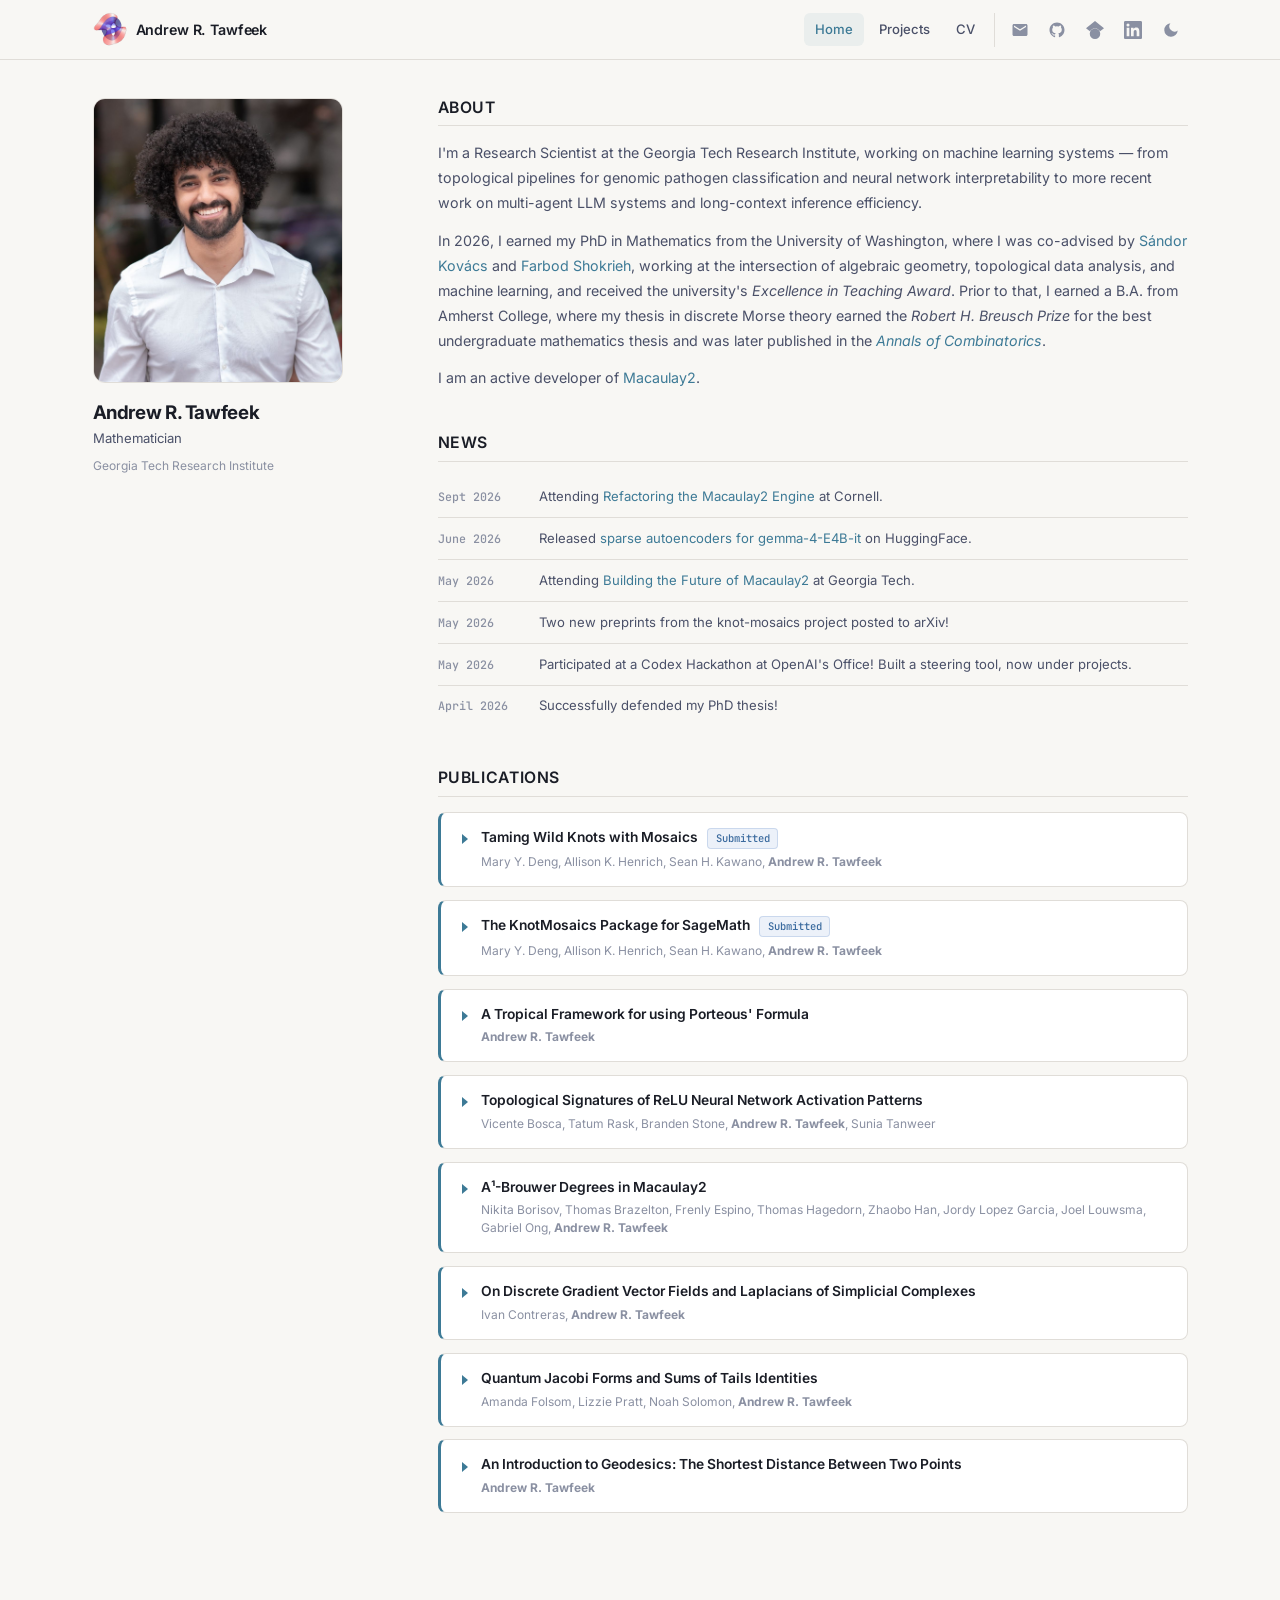
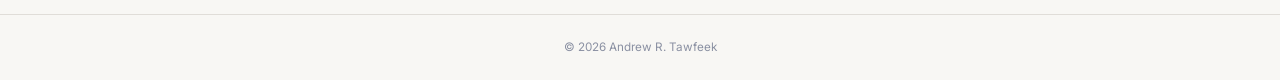
<file: index.html>
<!DOCTYPE html>
<html lang="en" data-theme="light">
<head>
  <meta charset="UTF-8" />
  <meta name="viewport" content="width=device-width, initial-scale=1.0" />
  <meta name="description" content="Andrew R. Tawfeek — Research Scientist at the Georgia Tech Research Institute and Mathematics PhD (University of Washington). Research in topological data analysis, algebraic geometry, and machine learning." />
  <meta name="author" content="Andrew R. Tawfeek" />
  <title>Andrew R. Tawfeek</title>

  <!-- Preconnect for Google Fonts performance -->
  <link rel="preconnect" href="https://fonts.googleapis.com" />
  <link rel="preconnect" href="https://fonts.gstatic.com" crossorigin />

  <link rel="stylesheet" href="assets/css/style.css" />

  <!-- Apply theme immediately to prevent flash of wrong theme -->
  <script>
    (function() {
      var saved = localStorage.getItem('site-theme');
      var theme = saved || 'light';
      document.documentElement.setAttribute('data-theme', theme);
    })();
  </script>
</head>
<body>

  <!-- ======================================================================
       Navigation Bar
       ====================================================================== -->
  <header role="banner">
    <nav class="site-nav" aria-label="Primary navigation">
      <div class="nav-inner">

        <!-- Site wordmark -->
        <a class="nav-brand" href="index.html">
          <img src="assets/img/clebsch.gif" alt="" class="nav-logo" aria-hidden="true" />
          Andrew R. Tawfeek
        </a>

        <div class="nav-spacer"></div>

        <!-- Desktop page links -->
        <ul class="nav-links" role="list">
          <li><a href="index.html">Home</a></li>
          <li><a href="projects.html">Projects</a></li>
          <li><a href="tutorials.html">Tutorials</a></li>
          <li><a href="cv.html">CV</a></li>
        </ul>

        <!-- Desktop social icons -->
        <div class="nav-social" aria-label="Social links">

          <!-- Email -->
          <a href="mailto:tawfeekandrew@gmail.com" aria-label="Email Andrew" title="Email">
            <svg viewBox="0 0 24 24" aria-hidden="true">
              <path d="M20 4H4c-1.1 0-2 .9-2 2v12c0 1.1.9 2 2 2h16c1.1 0 2-.9 2-2V6c0-1.1-.9-2-2-2zm0 4l-8 5-8-5V6l8 5 8-5v2z"/>
            </svg>
          </a>

          <!-- GitHub -->
          <a href="https://github.com/andrew-tawfeek" target="_blank" rel="noopener noreferrer" aria-label="GitHub profile" title="GitHub">
            <svg viewBox="0 0 24 24" aria-hidden="true">
              <path d="M12 2C6.477 2 2 6.484 2 12.021c0 4.425 2.865 8.18 6.839 9.504.5.092.682-.217.682-.482 0-.237-.008-.868-.013-1.703-2.782.605-3.369-1.343-3.369-1.343-.454-1.158-1.11-1.466-1.11-1.466-.908-.62.069-.608.069-.608 1.003.07 1.531 1.032 1.531 1.032.892 1.53 2.341 1.088 2.91.832.092-.647.35-1.088.636-1.338-2.22-.253-4.555-1.113-4.555-4.951 0-1.093.39-1.988 1.029-2.688-.103-.253-.446-1.272.098-2.65 0 0 .84-.27 2.75 1.026A9.564 9.564 0 0 1 12 6.844a9.59 9.59 0 0 1 2.504.337c1.909-1.296 2.747-1.027 2.747-1.027.546 1.379.202 2.398.1 2.651.64.7 1.028 1.595 1.028 2.688 0 3.848-2.339 4.695-4.566 4.943.359.309.678.92.678 1.855 0 1.338-.012 2.419-.012 2.747 0 .268.18.58.688.482A10.02 10.02 0 0 0 22 12.021C22 6.484 17.522 2 12 2z"/>
            </svg>
          </a>

          <!-- Google Scholar -->
          <a href="https://scholar.google.com/citations?user=Za4CG6sAAAAJ&hl=en&oi=sra" target="_blank" rel="noopener noreferrer" aria-label="Google Scholar profile" title="Google Scholar">
            <svg viewBox="0 0 24 24" aria-hidden="true">
              <path d="M5.242 13.769L0 9.5 12 0l12 9.5-5.242 4.269C17.548 11.249 14.978 9.5 12 9.5c-2.977 0-5.548 1.748-6.758 4.269zM12 10a7 7 0 1 0 0 14 7 7 0 0 0 0-14z"/>
            </svg>
          </a>

          <!-- LinkedIn -->
          <a href="https://www.linkedin.com/in/andrew-tawfeek" target="_blank" rel="noopener noreferrer" aria-label="LinkedIn profile" title="LinkedIn">
            <svg viewBox="0 0 24 24" aria-hidden="true">
              <path d="M20.447 20.452h-3.554v-5.569c0-1.328-.027-3.037-1.852-3.037-1.853 0-2.136 1.445-2.136 2.939v5.667H9.351V9h3.414v1.561h.046c.477-.9 1.637-1.85 3.37-1.85 3.601 0 4.267 2.37 4.267 5.455v6.286zM5.337 7.433a2.062 2.062 0 0 1-2.063-2.065 2.064 2.064 0 1 1 2.063 2.065zm1.782 13.019H3.555V9h3.564v11.452zM22.225 0H1.771C.792 0 0 .774 0 1.729v20.542C0 23.227.792 24 1.771 24h20.451C23.2 24 24 23.227 24 22.271V1.729C24 .774 23.2 0 22.222 0h.003z"/>
            </svg>
          </a>

        </div>

        <!-- Dark/light theme toggle -->
        <button class="theme-toggle" aria-label="Switch to light mode" title="Toggle theme">
          <!-- Sun icon — visible in dark mode -->
          <svg class="icon-sun" viewBox="0 0 24 24" aria-hidden="true">
            <circle cx="12" cy="12" r="5"/><line x1="12" y1="1" x2="12" y2="3"/><line x1="12" y1="21" x2="12" y2="23"/><line x1="4.22" y1="4.22" x2="5.64" y2="5.64"/><line x1="18.36" y1="18.36" x2="19.78" y2="19.78"/><line x1="1" y1="12" x2="3" y2="12"/><line x1="21" y1="12" x2="23" y2="12"/><line x1="4.22" y1="19.78" x2="5.64" y2="18.36"/><line x1="18.36" y1="5.64" x2="19.78" y2="4.22"/>
          </svg>
          <!-- Moon icon — visible in light mode -->
          <svg class="icon-moon" viewBox="0 0 24 24" aria-hidden="true">
            <path d="M21 12.79A9 9 0 1 1 11.21 3a7 7 0 0 0 9.79 9.79z"/>
          </svg>
        </button>

        <!-- Hamburger button — mobile only -->
        <button class="nav-hamburger" aria-label="Open menu" aria-expanded="false" aria-controls="mobile-drawer">
          <svg viewBox="0 0 24 24" aria-hidden="true">
            <line x1="3" y1="6" x2="21" y2="6"/>
            <line x1="3" y1="12" x2="21" y2="12"/>
            <line x1="3" y1="18" x2="21" y2="18"/>
          </svg>
        </button>

      </div>
    </nav>

    <!-- Mobile nav drawer -->
    <nav id="mobile-drawer" class="nav-mobile-drawer" aria-label="Mobile navigation">
      <a href="index.html">Home</a>
      <a href="projects.html">Projects</a>
      <a href="tutorials.html">Tutorials</a>
      <a href="cv.html">CV</a>
    </nav>
  </header>

  <!-- ======================================================================
       Page Body
       ====================================================================== -->
  <div class="page-wrapper">
    <main class="page-content" id="main-content">
      <div class="home-layout">

        <!-- ==================================================================
             SIDEBAR
             ================================================================== -->
        <aside class="sidebar" aria-label="Profile information">

          <div class="sidebar-photo">
            <img src="assets/img/profile.jpg" alt="Andrew R. Tawfeek" />
          </div>

          <p class="sidebar-name">Andrew R. Tawfeek</p>
          <p class="sidebar-title">Mathematician</p>
          <p class="sidebar-affiliation">
            Georgia Tech Research Institute
          </p>

          <!-- Sidebar social links — shown on mobile only (top-bar icons hide at ≤640px) -->
          <nav class="sidebar-social" aria-label="Contact and profile links">

            <a href="mailto:tawfeekandrew@gmail.com" aria-label="Send email to tawfeekandrew@gmail.com">
              <svg viewBox="0 0 24 24" aria-hidden="true">
                <path d="M20 4H4c-1.1 0-2 .9-2 2v12c0 1.1.9 2 2 2h16c1.1 0 2-.9 2-2V6c0-1.1-.9-2-2-2zm0 4l-8 5-8-5V6l8 5 8-5v2z"/>
              </svg>
              Email
            </a>

            <a href="https://github.com/andrew-tawfeek" target="_blank" rel="noopener noreferrer" aria-label="View GitHub profile">
              <svg viewBox="0 0 24 24" aria-hidden="true">
                <path d="M12 2C6.477 2 2 6.484 2 12.021c0 4.425 2.865 8.18 6.839 9.504.5.092.682-.217.682-.482 0-.237-.008-.868-.013-1.703-2.782.605-3.369-1.343-3.369-1.343-.454-1.158-1.11-1.466-1.11-1.466-.908-.62.069-.608.069-.608 1.003.07 1.531 1.032 1.531 1.032.892 1.53 2.341 1.088 2.91.832.092-.647.35-1.088.636-1.338-2.22-.253-4.555-1.113-4.555-4.951 0-1.093.39-1.988 1.029-2.688-.103-.253-.446-1.272.098-2.65 0 0 .84-.27 2.75 1.026A9.564 9.564 0 0 1 12 6.844a9.59 9.59 0 0 1 2.504.337c1.909-1.296 2.747-1.027 2.747-1.027.546 1.379.202 2.398.1 2.651.64.7 1.028 1.595 1.028 2.688 0 3.848-2.339 4.695-4.566 4.943.359.309.678.92.678 1.855 0 1.338-.012 2.419-.012 2.747 0 .268.18.58.688.482A10.02 10.02 0 0 0 22 12.021C22 6.484 17.522 2 12 2z"/>
              </svg>
              GitHub
            </a>

            <a href="https://scholar.google.com/citations?user=Za4CG6sAAAAJ&hl=en&oi=sra" target="_blank" rel="noopener noreferrer" aria-label="View Google Scholar profile">
              <svg viewBox="0 0 24 24" aria-hidden="true">
                <path d="M5.242 13.769L0 9.5 12 0l12 9.5-5.242 4.269C17.548 11.249 14.978 9.5 12 9.5c-2.977 0-5.548 1.748-6.758 4.269zM12 10a7 7 0 1 0 0 14 7 7 0 0 0 0-14z"/>
              </svg>
              Scholar
            </a>

            <a href="https://www.linkedin.com/in/andrew-tawfeek" target="_blank" rel="noopener noreferrer" aria-label="View LinkedIn profile">
              <svg viewBox="0 0 24 24" aria-hidden="true">
                <path d="M20.447 20.452h-3.554v-5.569c0-1.328-.027-3.037-1.852-3.037-1.853 0-2.136 1.445-2.136 2.939v5.667H9.351V9h3.414v1.561h.046c.477-.9 1.637-1.85 3.37-1.85 3.601 0 4.267 2.37 4.267 5.455v6.286zM5.337 7.433a2.062 2.062 0 0 1-2.063-2.065 2.064 2.064 0 1 1 2.063 2.065zm1.782 13.019H3.555V9h3.564v11.452zM22.225 0H1.771C.792 0 0 .774 0 1.729v20.542C0 23.227.792 24 1.771 24h20.451C23.2 24 24 23.227 24 22.271V1.729C24 .774 23.2 0 22.222 0h.003z"/>
              </svg>
              LinkedIn
            </a>

          </nav>

        </aside>

        <!-- ==================================================================
             MAIN CONTENT
             ================================================================== -->
        <div class="main-content">

          <!-- Bio -->
          <section class="content-section" aria-labelledby="bio-heading">
            <h2 class="section-title" id="bio-heading">About</h2>
            <div class="bio-text" id="about-container">
            </div>
          </section>

          <!-- News -->
          <section class="content-section" aria-labelledby="news-heading">
            <h2 class="section-title" id="news-heading">News</h2>
            <div class="news-list" id="news-container" role="list">
            </div>
          </section>

          <!-- Publications -->
          <section class="content-section" aria-labelledby="pubs-heading">
            <h2 class="section-title" id="pubs-heading">Publications</h2>
            <div class="pub-list" id="pub-container" role="list">
            </div>
          </section>

        </div><!-- /.main-content -->
      </div><!-- /.home-layout -->
    </main>

    <footer class="site-footer">
      <div class="footer-inner">
        &copy; 2026 Andrew R. Tawfeek
      </div>
    </footer>
  </div><!-- /.page-wrapper -->

  <script src="assets/js/main.js" defer></script>
  <script src="assets/js/content-loader.js" defer></script>
</body>
</html>
</file>
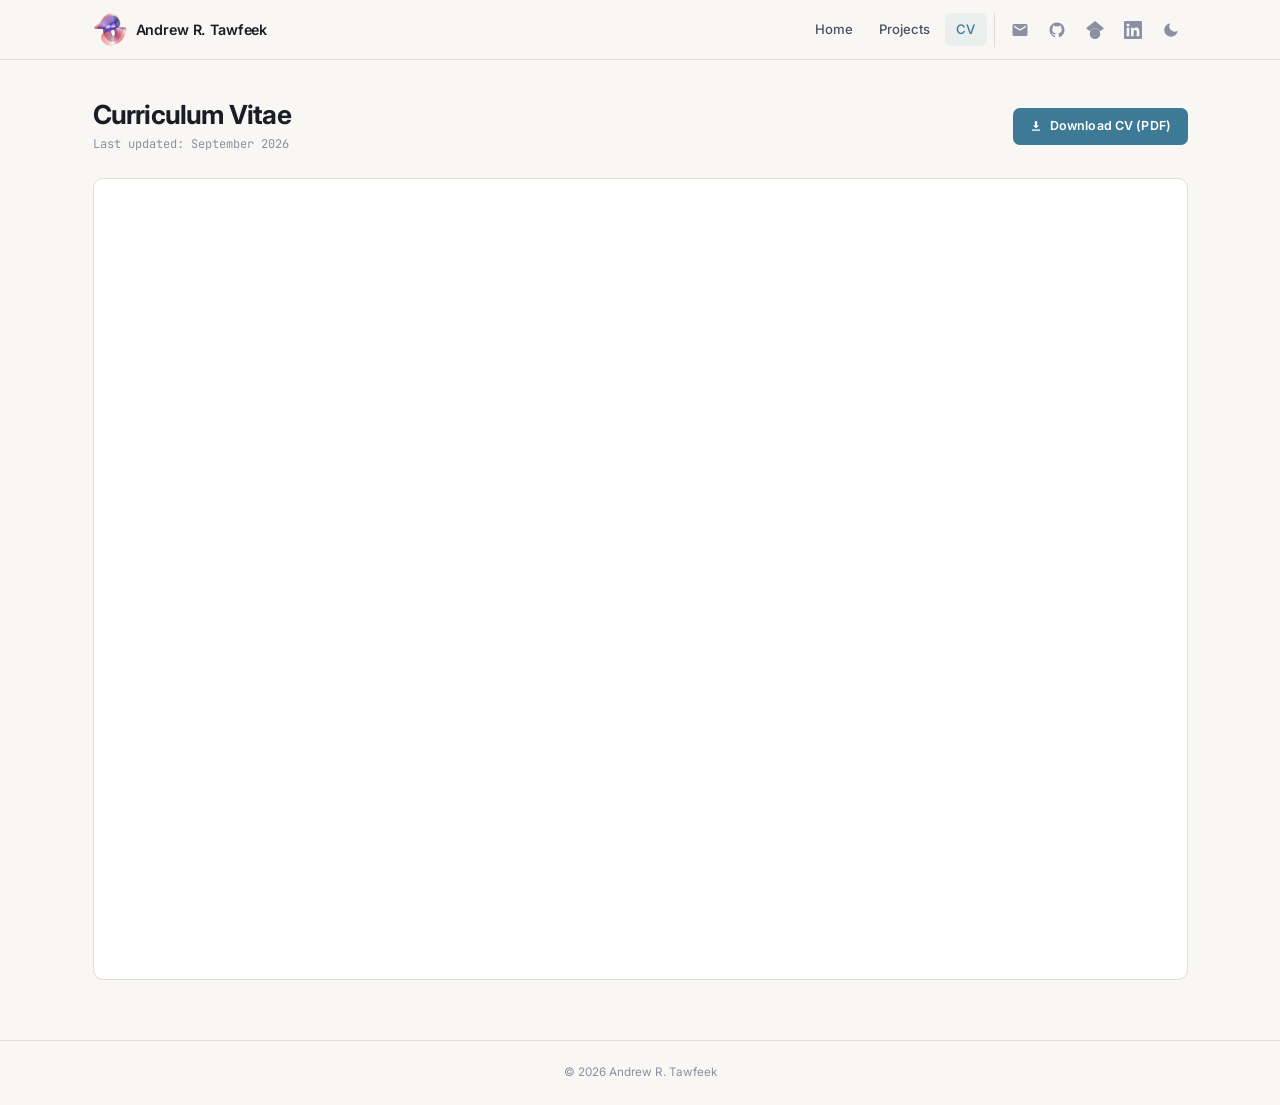
<file: cv.html>
<!DOCTYPE html>
<html lang="en" data-theme="light">
<head>
  <meta charset="UTF-8" />
  <meta name="viewport" content="width=device-width, initial-scale=1.0" />
  <meta name="description" content="Curriculum Vitae — Andrew R. Tawfeek, Research Scientist and Mathematics PhD." />
  <meta name="author" content="Andrew R. Tawfeek" />
  <title>CV — Andrew R. Tawfeek</title>

  <link rel="preconnect" href="https://fonts.googleapis.com" />
  <link rel="preconnect" href="https://fonts.gstatic.com" crossorigin />
  <link rel="stylesheet" href="assets/css/style.css" />

  <!-- Prevent flash of wrong theme -->
  <script>
    (function() {
      var saved = localStorage.getItem('site-theme');
      var theme = saved || 'light';
      document.documentElement.setAttribute('data-theme', theme);
    })();
  </script>
</head>
<body>

  <!-- ======================================================================
       Navigation Bar
       ====================================================================== -->
  <header role="banner">
    <nav class="site-nav" aria-label="Primary navigation">
      <div class="nav-inner">

        <a class="nav-brand" href="index.html">
          <img src="assets/img/clebsch.gif" alt="" class="nav-logo" aria-hidden="true" />
          Andrew R. Tawfeek
        </a>

        <div class="nav-spacer"></div>

        <ul class="nav-links" role="list">
          <li><a href="index.html">Home</a></li>
          <li><a href="projects.html">Projects</a></li>
          <li><a href="tutorials.html">Tutorials</a></li>
          <li><a href="cv.html">CV</a></li>
        </ul>

        <div class="nav-social" aria-label="Social links">

          <a href="mailto:tawfeekandrew@gmail.com" aria-label="Email Andrew" title="Email">
            <svg viewBox="0 0 24 24" aria-hidden="true">
              <path d="M20 4H4c-1.1 0-2 .9-2 2v12c0 1.1.9 2 2 2h16c1.1 0 2-.9 2-2V6c0-1.1-.9-2-2-2zm0 4l-8 5-8-5V6l8 5 8-5v2z"/>
            </svg>
          </a>

          <a href="https://github.com/andrew-tawfeek" target="_blank" rel="noopener noreferrer" aria-label="GitHub profile" title="GitHub">
            <svg viewBox="0 0 24 24" aria-hidden="true">
              <path d="M12 2C6.477 2 2 6.484 2 12.021c0 4.425 2.865 8.18 6.839 9.504.5.092.682-.217.682-.482 0-.237-.008-.868-.013-1.703-2.782.605-3.369-1.343-3.369-1.343-.454-1.158-1.11-1.466-1.11-1.466-.908-.62.069-.608.069-.608 1.003.07 1.531 1.032 1.531 1.032.892 1.53 2.341 1.088 2.91.832.092-.647.35-1.088.636-1.338-2.22-.253-4.555-1.113-4.555-4.951 0-1.093.39-1.988 1.029-2.688-.103-.253-.446-1.272.098-2.65 0 0 .84-.27 2.75 1.026A9.564 9.564 0 0 1 12 6.844a9.59 9.59 0 0 1 2.504.337c1.909-1.296 2.747-1.027 2.747-1.027.546 1.379.202 2.398.1 2.651.64.7 1.028 1.595 1.028 2.688 0 3.848-2.339 4.695-4.566 4.943.359.309.678.92.678 1.855 0 1.338-.012 2.419-.012 2.747 0 .268.18.58.688.482A10.02 10.02 0 0 0 22 12.021C22 6.484 17.522 2 12 2z"/>
            </svg>
          </a>

          <a href="https://scholar.google.com/citations?user=Za4CG6sAAAAJ&hl=en&oi=sra" target="_blank" rel="noopener noreferrer" aria-label="Google Scholar profile" title="Google Scholar">
            <svg viewBox="0 0 24 24" aria-hidden="true">
              <path d="M5.242 13.769L0 9.5 12 0l12 9.5-5.242 4.269C17.548 11.249 14.978 9.5 12 9.5c-2.977 0-5.548 1.748-6.758 4.269zM12 10a7 7 0 1 0 0 14 7 7 0 0 0 0-14z"/>
            </svg>
          </a>

          <a href="https://www.linkedin.com/in/andrew-tawfeek" target="_blank" rel="noopener noreferrer" aria-label="LinkedIn profile" title="LinkedIn">
            <svg viewBox="0 0 24 24" aria-hidden="true">
              <path d="M20.447 20.452h-3.554v-5.569c0-1.328-.027-3.037-1.852-3.037-1.853 0-2.136 1.445-2.136 2.939v5.667H9.351V9h3.414v1.561h.046c.477-.9 1.637-1.85 3.37-1.85 3.601 0 4.267 2.37 4.267 5.455v6.286zM5.337 7.433a2.062 2.062 0 0 1-2.063-2.065 2.064 2.064 0 1 1 2.063 2.065zm1.782 13.019H3.555V9h3.564v11.452zM22.225 0H1.771C.792 0 0 .774 0 1.729v20.542C0 23.227.792 24 1.771 24h20.451C23.2 24 24 23.227 24 22.271V1.729C24 .774 23.2 0 22.222 0h.003z"/>
            </svg>
          </a>

        </div>

        <button class="theme-toggle" aria-label="Switch to light mode" title="Toggle theme">
          <svg class="icon-sun" viewBox="0 0 24 24" aria-hidden="true">
            <circle cx="12" cy="12" r="5"/><line x1="12" y1="1" x2="12" y2="3"/><line x1="12" y1="21" x2="12" y2="23"/><line x1="4.22" y1="4.22" x2="5.64" y2="5.64"/><line x1="18.36" y1="18.36" x2="19.78" y2="19.78"/><line x1="1" y1="12" x2="3" y2="12"/><line x1="21" y1="12" x2="23" y2="12"/><line x1="4.22" y1="19.78" x2="5.64" y2="18.36"/><line x1="18.36" y1="5.64" x2="19.78" y2="4.22"/>
          </svg>
          <svg class="icon-moon" viewBox="0 0 24 24" aria-hidden="true">
            <path d="M21 12.79A9 9 0 1 1 11.21 3a7 7 0 0 0 9.79 9.79z"/>
          </svg>
        </button>

        <button class="nav-hamburger" aria-label="Open menu" aria-expanded="false" aria-controls="mobile-drawer">
          <svg viewBox="0 0 24 24" aria-hidden="true">
            <line x1="3" y1="6" x2="21" y2="6"/>
            <line x1="3" y1="12" x2="21" y2="12"/>
            <line x1="3" y1="18" x2="21" y2="18"/>
          </svg>
        </button>

      </div>
    </nav>

    <nav id="mobile-drawer" class="nav-mobile-drawer" aria-label="Mobile navigation">
      <a href="index.html">Home</a>
      <a href="projects.html">Projects</a>
      <a href="tutorials.html">Tutorials</a>
      <a href="cv.html">CV</a>
    </nav>
  </header>

  <!-- ======================================================================
       Page Body
       ====================================================================== -->
  <div class="page-wrapper">
    <main class="page-content" id="main-content">

      <!-- CV header row: title + download button + last-updated note -->
      <div class="cv-header">
        <div>
          <h1 style="font-size: 1.75rem; font-weight: 700; letter-spacing: -0.03em; margin-bottom: 0.25rem;">
            Curriculum Vitae
          </h1>
          <p class="cv-meta">Last updated: September 2026</p>
        </div>

        <a href="assets/cv.pdf"
           class="btn-cv"
           aria-label="Download CV as PDF"
           download>
          <svg viewBox="0 0 24 24" aria-hidden="true">
            <path d="M12 16l-5-5h3V4h4v7h3l-5 5zm-7 2h14v2H5v-2z"/>
          </svg>
          Download CV (PDF)
        </a>
      </div>

      <!-- Embedded PDF viewer -->
      <div class="cv-embed-area" aria-label="CV document viewer">
        <iframe
          src="assets/cv.pdf"
          title="Andrew R. Tawfeek — Curriculum Vitae"
          aria-label="Embedded PDF of Andrew R. Tawfeek's CV">
        </iframe>
      </div>

    </main>

    <footer class="site-footer">
      <div class="footer-inner">
        &copy; 2026 Andrew R. Tawfeek
      </div>
    </footer>
  </div><!-- /.page-wrapper -->

  <script src="assets/js/main.js" defer></script>
</body>
</html>
</file>
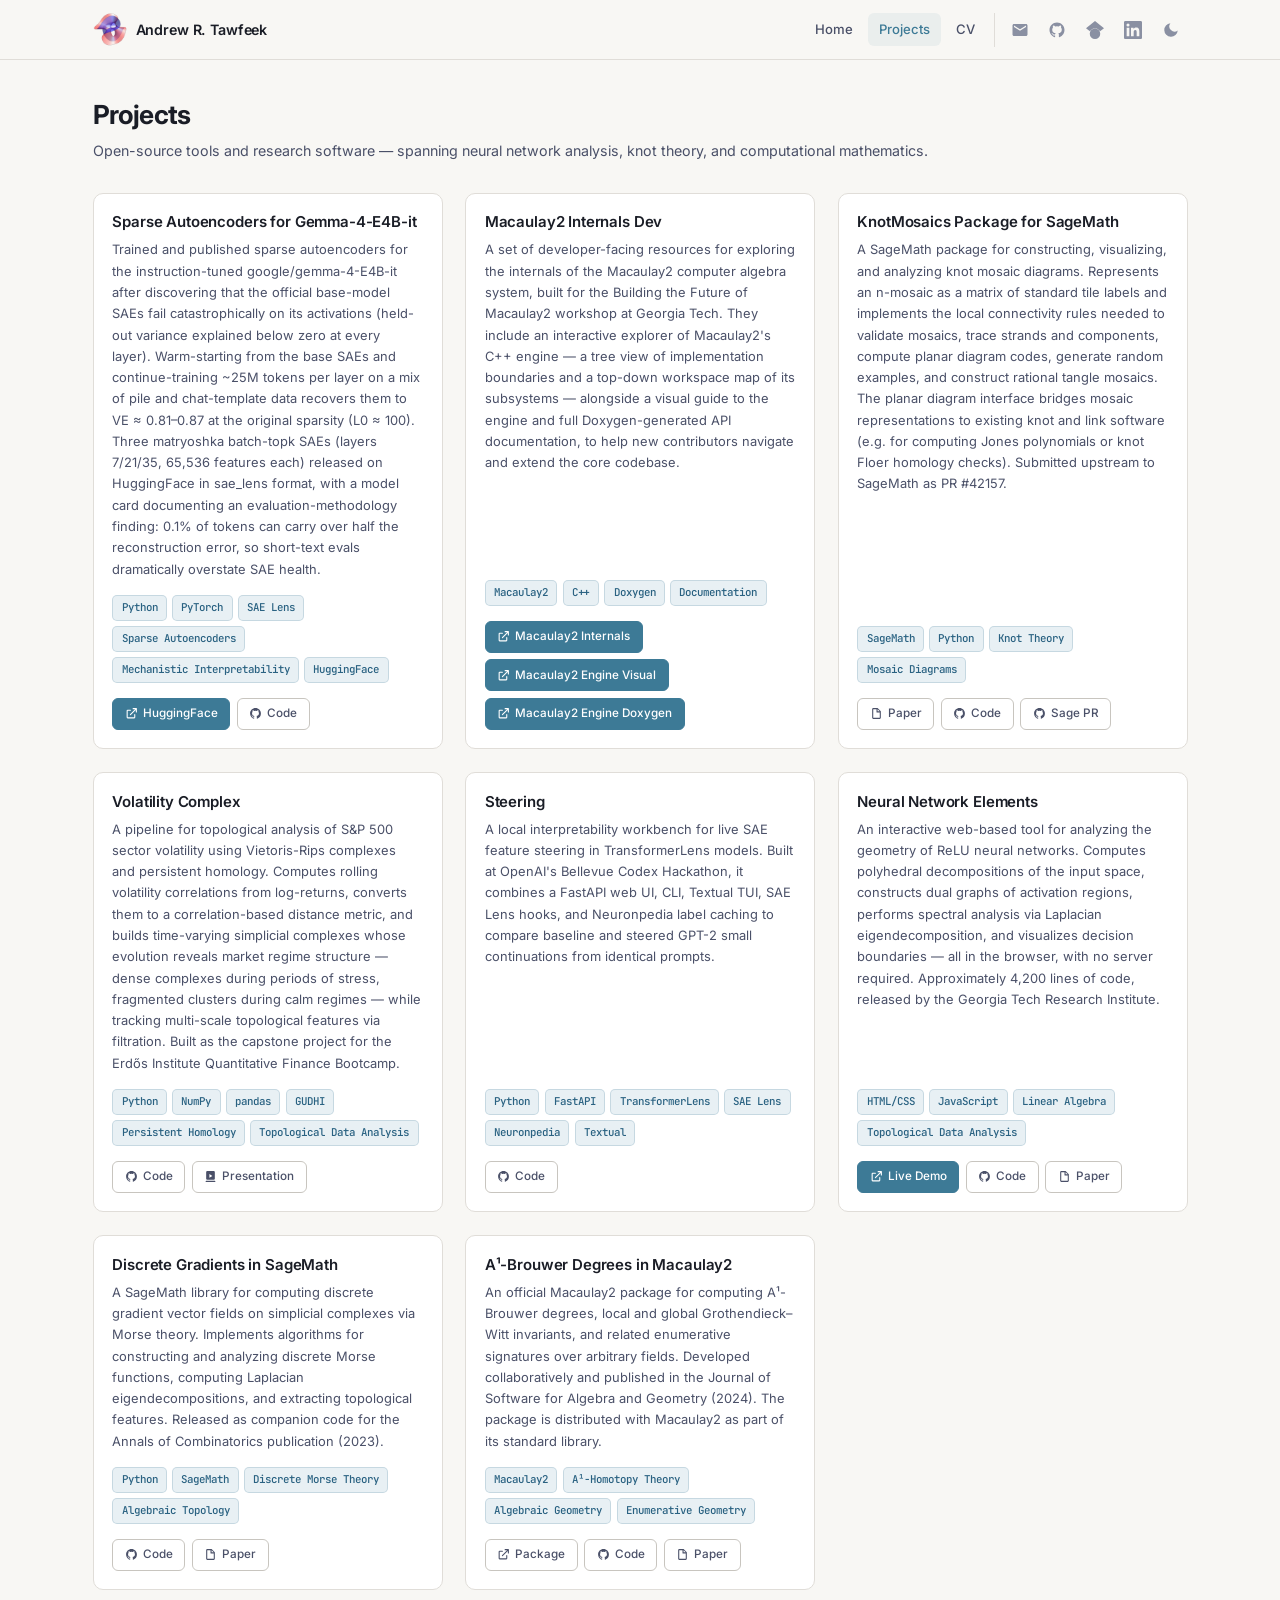
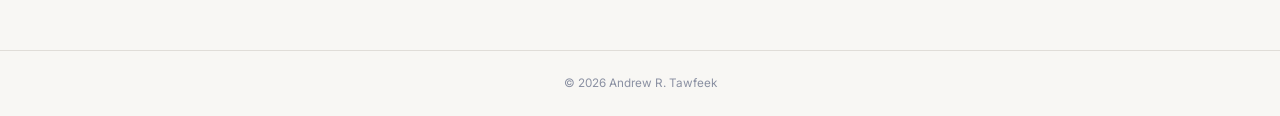
<file: projects.html>
<!DOCTYPE html>
<html lang="en" data-theme="light">
<head>
  <meta charset="UTF-8" />
  <meta name="viewport" content="width=device-width, initial-scale=1.0" />
  <meta name="description" content="Projects by Andrew R. Tawfeek — open-source tools for neural network analysis, knot classification, and discrete mathematics." />
  <meta name="author" content="Andrew R. Tawfeek" />
  <title>Projects — Andrew R. Tawfeek</title>

  <link rel="preconnect" href="https://fonts.googleapis.com" />
  <link rel="preconnect" href="https://fonts.gstatic.com" crossorigin />
  <link rel="stylesheet" href="assets/css/style.css" />

  <!-- Prevent flash of wrong theme -->
  <script>
    (function() {
      var saved = localStorage.getItem('site-theme');
      var theme = saved || 'light';
      document.documentElement.setAttribute('data-theme', theme);
    })();
  </script>
</head>
<body>

  <!-- ======================================================================
       Navigation Bar (shared across all pages)
       ====================================================================== -->
  <header role="banner">
    <nav class="site-nav" aria-label="Primary navigation">
      <div class="nav-inner">

        <a class="nav-brand" href="index.html">
          <img src="assets/img/clebsch.gif" alt="" class="nav-logo" aria-hidden="true" />
          Andrew R. Tawfeek
        </a>

        <div class="nav-spacer"></div>

        <ul class="nav-links" role="list">
          <li><a href="index.html">Home</a></li>
          <li><a href="projects.html">Projects</a></li>
          <li><a href="tutorials.html">Tutorials</a></li>
          <li><a href="cv.html">CV</a></li>
        </ul>

        <div class="nav-social" aria-label="Social links">

          <a href="mailto:tawfeekandrew@gmail.com" aria-label="Email Andrew" title="Email">
            <svg viewBox="0 0 24 24" aria-hidden="true">
              <path d="M20 4H4c-1.1 0-2 .9-2 2v12c0 1.1.9 2 2 2h16c1.1 0 2-.9 2-2V6c0-1.1-.9-2-2-2zm0 4l-8 5-8-5V6l8 5 8-5v2z"/>
            </svg>
          </a>

          <a href="https://github.com/andrew-tawfeek" target="_blank" rel="noopener noreferrer" aria-label="GitHub profile" title="GitHub">
            <svg viewBox="0 0 24 24" aria-hidden="true">
              <path d="M12 2C6.477 2 2 6.484 2 12.021c0 4.425 2.865 8.18 6.839 9.504.5.092.682-.217.682-.482 0-.237-.008-.868-.013-1.703-2.782.605-3.369-1.343-3.369-1.343-.454-1.158-1.11-1.466-1.11-1.466-.908-.62.069-.608.069-.608 1.003.07 1.531 1.032 1.531 1.032.892 1.53 2.341 1.088 2.91.832.092-.647.35-1.088.636-1.338-2.22-.253-4.555-1.113-4.555-4.951 0-1.093.39-1.988 1.029-2.688-.103-.253-.446-1.272.098-2.65 0 0 .84-.27 2.75 1.026A9.564 9.564 0 0 1 12 6.844a9.59 9.59 0 0 1 2.504.337c1.909-1.296 2.747-1.027 2.747-1.027.546 1.379.202 2.398.1 2.651.64.7 1.028 1.595 1.028 2.688 0 3.848-2.339 4.695-4.566 4.943.359.309.678.92.678 1.855 0 1.338-.012 2.419-.012 2.747 0 .268.18.58.688.482A10.02 10.02 0 0 0 22 12.021C22 6.484 17.522 2 12 2z"/>
            </svg>
          </a>

          <a href="https://scholar.google.com/citations?user=Za4CG6sAAAAJ&hl=en&oi=sra" target="_blank" rel="noopener noreferrer" aria-label="Google Scholar profile" title="Google Scholar">
            <svg viewBox="0 0 24 24" aria-hidden="true">
              <path d="M5.242 13.769L0 9.5 12 0l12 9.5-5.242 4.269C17.548 11.249 14.978 9.5 12 9.5c-2.977 0-5.548 1.748-6.758 4.269zM12 10a7 7 0 1 0 0 14 7 7 0 0 0 0-14z"/>
            </svg>
          </a>

          <a href="https://www.linkedin.com/in/andrew-tawfeek" target="_blank" rel="noopener noreferrer" aria-label="LinkedIn profile" title="LinkedIn">
            <svg viewBox="0 0 24 24" aria-hidden="true">
              <path d="M20.447 20.452h-3.554v-5.569c0-1.328-.027-3.037-1.852-3.037-1.853 0-2.136 1.445-2.136 2.939v5.667H9.351V9h3.414v1.561h.046c.477-.9 1.637-1.85 3.37-1.85 3.601 0 4.267 2.37 4.267 5.455v6.286zM5.337 7.433a2.062 2.062 0 0 1-2.063-2.065 2.064 2.064 0 1 1 2.063 2.065zm1.782 13.019H3.555V9h3.564v11.452zM22.225 0H1.771C.792 0 0 .774 0 1.729v20.542C0 23.227.792 24 1.771 24h20.451C23.2 24 24 23.227 24 22.271V1.729C24 .774 23.2 0 22.222 0h.003z"/>
            </svg>
          </a>

        </div>

        <button class="theme-toggle" aria-label="Switch to light mode" title="Toggle theme">
          <svg class="icon-sun" viewBox="0 0 24 24" aria-hidden="true">
            <circle cx="12" cy="12" r="5"/><line x1="12" y1="1" x2="12" y2="3"/><line x1="12" y1="21" x2="12" y2="23"/><line x1="4.22" y1="4.22" x2="5.64" y2="5.64"/><line x1="18.36" y1="18.36" x2="19.78" y2="19.78"/><line x1="1" y1="12" x2="3" y2="12"/><line x1="21" y1="12" x2="23" y2="12"/><line x1="4.22" y1="19.78" x2="5.64" y2="18.36"/><line x1="18.36" y1="5.64" x2="19.78" y2="4.22"/>
          </svg>
          <svg class="icon-moon" viewBox="0 0 24 24" aria-hidden="true">
            <path d="M21 12.79A9 9 0 1 1 11.21 3a7 7 0 0 0 9.79 9.79z"/>
          </svg>
        </button>

        <button class="nav-hamburger" aria-label="Open menu" aria-expanded="false" aria-controls="mobile-drawer">
          <svg viewBox="0 0 24 24" aria-hidden="true">
            <line x1="3" y1="6" x2="21" y2="6"/>
            <line x1="3" y1="12" x2="21" y2="12"/>
            <line x1="3" y1="18" x2="21" y2="18"/>
          </svg>
        </button>

      </div>
    </nav>

    <nav id="mobile-drawer" class="nav-mobile-drawer" aria-label="Mobile navigation">
      <a href="index.html">Home</a>
      <a href="projects.html">Projects</a>
      <a href="tutorials.html">Tutorials</a>
      <a href="cv.html">CV</a>
    </nav>
  </header>

  <!-- ======================================================================
       Page Body
       ====================================================================== -->
  <div class="page-wrapper">
    <main class="page-content" id="main-content">

      <div class="page-header">
        <h1>Projects</h1>
        <p>
          Open-source tools and research software — spanning neural network analysis,
          knot theory, and computational mathematics.
        </p>
      </div>

      <div class="projects-grid" id="projects-container">
      </div><!-- /.projects-grid -->
    </main>

    <footer class="site-footer">
      <div class="footer-inner">
        &copy; 2026 Andrew R. Tawfeek
      </div>
    </footer>
  </div><!-- /.page-wrapper -->

  <script src="assets/js/main.js" defer></script>
  <script src="assets/js/content-loader.js" defer></script>
</body>
</html>
</file>
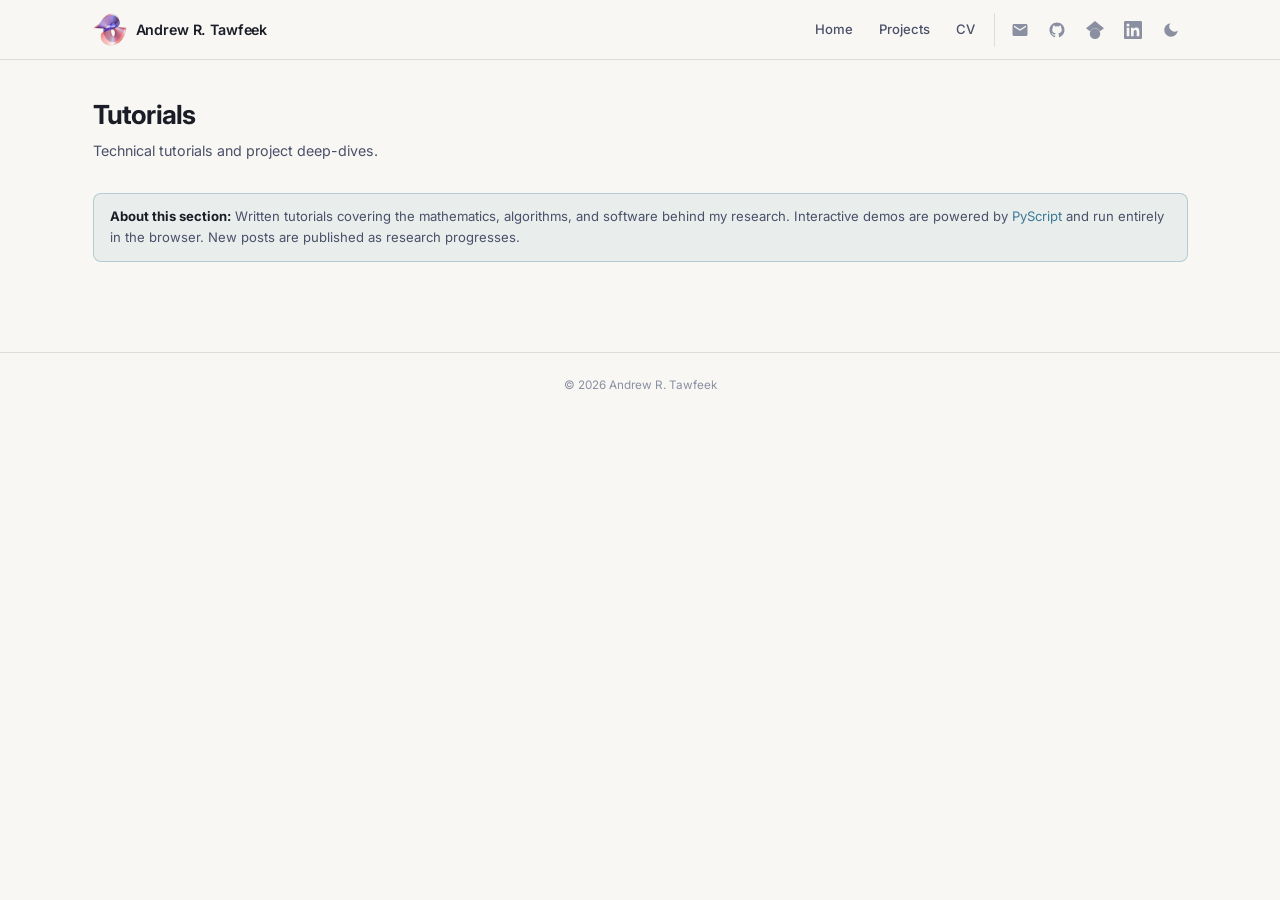
<file: tutorials.html>
<!DOCTYPE html>
<html lang="en" data-theme="light">
<head>
  <meta charset="UTF-8" />
  <meta name="viewport" content="width=device-width, initial-scale=1.0" />
  <meta name="description" content="Technical tutorials and project deep-dives by Andrew R. Tawfeek — neural networks, topology, and quantitative methods." />
  <meta name="author" content="Andrew R. Tawfeek" />
  <title>Tutorials — Andrew R. Tawfeek</title>

  <link rel="preconnect" href="https://fonts.googleapis.com" />
  <link rel="preconnect" href="https://fonts.gstatic.com" crossorigin />
  <link rel="stylesheet" href="assets/css/style.css" />

  <!-- Prevent flash of wrong theme -->
  <script>
    (function() {
      var saved = localStorage.getItem('site-theme');
      var theme = saved || 'light';
      document.documentElement.setAttribute('data-theme', theme);
    })();
  </script>
</head>
<body>

  <!-- ======================================================================
       Navigation Bar
       ====================================================================== -->
  <header role="banner">
    <nav class="site-nav" aria-label="Primary navigation">
      <div class="nav-inner">

        <a class="nav-brand" href="index.html">
          <img src="assets/img/clebsch.gif" alt="" class="nav-logo" aria-hidden="true" />
          Andrew R. Tawfeek
        </a>

        <div class="nav-spacer"></div>

        <ul class="nav-links" role="list">
          <li><a href="index.html">Home</a></li>
          <li><a href="projects.html">Projects</a></li>
          <li><a href="tutorials.html">Tutorials</a></li>
          <li><a href="cv.html">CV</a></li>
        </ul>

        <div class="nav-social" aria-label="Social links">

          <a href="mailto:tawfeekandrew@gmail.com" aria-label="Email Andrew" title="Email">
            <svg viewBox="0 0 24 24" aria-hidden="true">
              <path d="M20 4H4c-1.1 0-2 .9-2 2v12c0 1.1.9 2 2 2h16c1.1 0 2-.9 2-2V6c0-1.1-.9-2-2-2zm0 4l-8 5-8-5V6l8 5 8-5v2z"/>
            </svg>
          </a>

          <a href="https://github.com/andrew-tawfeek" target="_blank" rel="noopener noreferrer" aria-label="GitHub profile" title="GitHub">
            <svg viewBox="0 0 24 24" aria-hidden="true">
              <path d="M12 2C6.477 2 2 6.484 2 12.021c0 4.425 2.865 8.18 6.839 9.504.5.092.682-.217.682-.482 0-.237-.008-.868-.013-1.703-2.782.605-3.369-1.343-3.369-1.343-.454-1.158-1.11-1.466-1.11-1.466-.908-.62.069-.608.069-.608 1.003.07 1.531 1.032 1.531 1.032.892 1.53 2.341 1.088 2.91.832.092-.647.35-1.088.636-1.338-2.22-.253-4.555-1.113-4.555-4.951 0-1.093.39-1.988 1.029-2.688-.103-.253-.446-1.272.098-2.65 0 0 .84-.27 2.75 1.026A9.564 9.564 0 0 1 12 6.844a9.59 9.59 0 0 1 2.504.337c1.909-1.296 2.747-1.027 2.747-1.027.546 1.379.202 2.398.1 2.651.64.7 1.028 1.595 1.028 2.688 0 3.848-2.339 4.695-4.566 4.943.359.309.678.92.678 1.855 0 1.338-.012 2.419-.012 2.747 0 .268.18.58.688.482A10.02 10.02 0 0 0 22 12.021C22 6.484 17.522 2 12 2z"/>
            </svg>
          </a>

          <a href="https://scholar.google.com/citations?user=Za4CG6sAAAAJ&hl=en&oi=sra" target="_blank" rel="noopener noreferrer" aria-label="Google Scholar profile" title="Google Scholar">
            <svg viewBox="0 0 24 24" aria-hidden="true">
              <path d="M5.242 13.769L0 9.5 12 0l12 9.5-5.242 4.269C17.548 11.249 14.978 9.5 12 9.5c-2.977 0-5.548 1.748-6.758 4.269zM12 10a7 7 0 1 0 0 14 7 7 0 0 0 0-14z"/>
            </svg>
          </a>

          <a href="https://www.linkedin.com/in/andrew-tawfeek" target="_blank" rel="noopener noreferrer" aria-label="LinkedIn profile" title="LinkedIn">
            <svg viewBox="0 0 24 24" aria-hidden="true">
              <path d="M20.447 20.452h-3.554v-5.569c0-1.328-.027-3.037-1.852-3.037-1.853 0-2.136 1.445-2.136 2.939v5.667H9.351V9h3.414v1.561h.046c.477-.9 1.637-1.85 3.37-1.85 3.601 0 4.267 2.37 4.267 5.455v6.286zM5.337 7.433a2.062 2.062 0 0 1-2.063-2.065 2.064 2.064 0 1 1 2.063 2.065zm1.782 13.019H3.555V9h3.564v11.452zM22.225 0H1.771C.792 0 0 .774 0 1.729v20.542C0 23.227.792 24 1.771 24h20.451C23.2 24 24 23.227 24 22.271V1.729C24 .774 23.2 0 22.222 0h.003z"/>
            </svg>
          </a>

        </div>

        <button class="theme-toggle" aria-label="Switch to light mode" title="Toggle theme">
          <svg class="icon-sun" viewBox="0 0 24 24" aria-hidden="true">
            <circle cx="12" cy="12" r="5"/><line x1="12" y1="1" x2="12" y2="3"/><line x1="12" y1="21" x2="12" y2="23"/><line x1="4.22" y1="4.22" x2="5.64" y2="5.64"/><line x1="18.36" y1="18.36" x2="19.78" y2="19.78"/><line x1="1" y1="12" x2="3" y2="12"/><line x1="21" y1="12" x2="23" y2="12"/><line x1="4.22" y1="19.78" x2="5.64" y2="18.36"/><line x1="18.36" y1="5.64" x2="19.78" y2="4.22"/>
          </svg>
          <svg class="icon-moon" viewBox="0 0 24 24" aria-hidden="true">
            <path d="M21 12.79A9 9 0 1 1 11.21 3a7 7 0 0 0 9.79 9.79z"/>
          </svg>
        </button>

        <button class="nav-hamburger" aria-label="Open menu" aria-expanded="false" aria-controls="mobile-drawer">
          <svg viewBox="0 0 24 24" aria-hidden="true">
            <line x1="3" y1="6" x2="21" y2="6"/>
            <line x1="3" y1="12" x2="21" y2="12"/>
            <line x1="3" y1="18" x2="21" y2="18"/>
          </svg>
        </button>

      </div>
    </nav>

    <nav id="mobile-drawer" class="nav-mobile-drawer" aria-label="Mobile navigation">
      <a href="index.html">Home</a>
      <a href="projects.html">Projects</a>
      <a href="tutorials.html">Tutorials</a>
      <a href="cv.html">CV</a>
    </nav>
  </header>

  <!-- ======================================================================
       Page Body
       ====================================================================== -->
  <div class="page-wrapper">
    <main class="page-content" id="main-content">

      <div class="page-header">
        <h1>Tutorials</h1>
        <p>Technical tutorials and project deep-dives.</p>
      </div>

      <!-- Preamble note -->
      <div class="tutorials-note" role="note">
        <strong>About this section:</strong> Written tutorials covering the mathematics, algorithms,
        and software behind my research. Interactive demos are powered by
        <a href="https://pyscript.net/" target="_blank" rel="noopener noreferrer">PyScript</a>
        and run entirely in the browser. New posts are published as research progresses.
      </div>

      <!-- Tutorial listing -->
      <div class="tutorials-list" id="tutorials-container" role="list">
      </div><!-- /.tutorials-list -->
    </main>

    <footer class="site-footer">
      <div class="footer-inner">
        &copy; 2026 Andrew R. Tawfeek
      </div>
    </footer>
  </div><!-- /.page-wrapper -->

  <script src="assets/js/main.js" defer></script>
  <script src="assets/js/content-loader.js" defer></script>
</body>
</html>
</file>
<file: assets/css/style.css>
/* ==========================================================================
   Andrew R. Tawfeek — Personal Website Stylesheet
   Custom CSS only — no frameworks
   Font: Inter (body), JetBrains Mono (code/badges)
   ========================================================================== */

/* --------------------------------------------------------------------------
   Google Fonts Import
   -------------------------------------------------------------------------- */
@import url('https://fonts.googleapis.com/css2?family=Inter:wght@300;400;500;600;700&family=JetBrains+Mono:wght@400;500&display=swap');

/* --------------------------------------------------------------------------
   CSS Custom Properties — Dark Mode (default)
   -------------------------------------------------------------------------- */
:root {
  /* Background layers */
  --bg-base:        #0f1117;
  --bg-surface:     #161b27;
  --bg-elevated:    #1e2433;
  --bg-overlay:     #252c3d;

  /* Borders */
  --border-subtle:  #2a3147;
  --border-medium:  #374160;

  /* Text */
  --text-primary:   #e8eaf0;
  --text-secondary: #9aa5be;
  --text-muted:     #5f6b85;
  --text-inverse:   #0f1117;

  /* Accent — muted teal/slate-blue */
  --accent:         #5b8fa8;
  --accent-hover:   #7ab0cb;
  --accent-subtle:  rgba(91, 143, 168, 0.12);
  --accent-border:  rgba(91, 143, 168, 0.35);

  /* Publication left border accent */
  --pub-accent:     #4a7c91;

  /* Tag / badge */
  --badge-bg:       #1e2d3a;
  --badge-text:     #7ab0cb;
  --badge-border:   rgba(91, 143, 168, 0.25);

  /* Nav */
  --nav-bg:         rgba(15, 17, 23, 0.92);
  --nav-border:     #1e2433;

  /* Sidebar */
  --sidebar-width:  300px;

  /* Typography */
  --font-body:      'Inter', -apple-system, BlinkMacSystemFont, 'Segoe UI', Roboto, sans-serif;
  --font-mono:      'JetBrains Mono', 'Fira Code', monospace;
  --font-size-html:     15px;       /* 0. Root (html) font size — rem units scale from this */
  --font-size-body:     15px;       /* 1. Global body text size */
  --font-size-bio:      0.95rem;    /* 2. About/bio section text size */
  --font-size-pyscript: 0.9rem;     /* 3. PyScript output text size */
  --font-size-code:     0.85em;     /* 4. Inline code / code block text size */

  /* Spacing */
  --nav-height:     60px;

  /* Transitions */
  --transition:     0.2s ease;
  --transition-slow: 0.35s ease;
}

/* --------------------------------------------------------------------------
   Light Mode overrides
   -------------------------------------------------------------------------- */
[data-theme="light"] {
  --bg-base:        #f8f7f4;
  --bg-surface:     #ffffff;
  --bg-elevated:    #f2f1ee;
  --bg-overlay:     #e8e7e3;

  --border-subtle:  #e0ddd8;
  --border-medium:  #c8c5bf;

  --text-primary:   #1a1d26;
  --text-secondary: #4a5068;
  --text-muted:     #8a90a2;
  --text-inverse:   #f8f7f4;

  --accent:         #3d7a96;
  --accent-hover:   #2a6282;
  --accent-subtle:  rgba(61, 122, 150, 0.08);
  --accent-border:  rgba(61, 122, 150, 0.3);

  --pub-accent:     #3d7a96;

  --badge-bg:       #e8f0f4;
  --badge-text:     #2a6282;
  --badge-border:   rgba(61, 122, 150, 0.2);

  --nav-bg:         rgba(248, 247, 244, 0.94);
  --nav-border:     #e0ddd8;
}

/* --------------------------------------------------------------------------
   Reset & Base
   -------------------------------------------------------------------------- */
*, *::before, *::after {
  box-sizing: border-box;
  margin: 0;
  padding: 0;
}

html {
  scroll-behavior: smooth;
  font-size: var(--font-size-html);
}

body {
  font-family: var(--font-body);
  font-size: var(--font-size-body);
  background-color: var(--bg-base);
  color: var(--text-primary);
  line-height: 1.65;
  -webkit-font-smoothing: antialiased;
  -moz-osx-font-smoothing: grayscale;
  transition: background-color var(--transition-slow), color var(--transition-slow);
  min-height: 100vh;
}

/* Scrollbar styling */
::-webkit-scrollbar { width: 6px; }
::-webkit-scrollbar-track { background: var(--bg-base); }
::-webkit-scrollbar-thumb { background: var(--border-medium); border-radius: 3px; }
::-webkit-scrollbar-thumb:hover { background: var(--text-muted); }

/* --------------------------------------------------------------------------
   Typography
   -------------------------------------------------------------------------- */
h1, h2, h3, h4, h5, h6 {
  font-weight: 600;
  line-height: 1.3;
  color: var(--text-primary);
}

h1 { font-size: 1.75rem; }
h2 { font-size: 1.35rem; }
h3 { font-size: 1.1rem; }
h4 { font-size: 0.95rem; }

p { margin-bottom: 1rem; }
p:last-child { margin-bottom: 0; }

a {
  color: var(--accent);
  text-decoration: none;
  transition: color var(--transition);
}

a:hover { color: var(--accent-hover); }

code, .mono {
  font-family: var(--font-mono);
  font-size: var(--font-size-code);
}

/* Focus styles for accessibility */
:focus-visible {
  outline: 2px solid var(--accent);
  outline-offset: 3px;
  border-radius: 3px;
}

/* --------------------------------------------------------------------------
   Navigation Bar
   -------------------------------------------------------------------------- */
.site-nav {
  position: fixed;
  top: 0;
  left: 0;
  right: 0;
  height: var(--nav-height);
  background: var(--nav-bg);
  border-bottom: 1px solid var(--nav-border);
  backdrop-filter: blur(12px);
  -webkit-backdrop-filter: blur(12px);
  z-index: 1000;
  transition: background var(--transition-slow), border-color var(--transition-slow);
}

.nav-inner {
  max-width: 1140px;
  margin: 0 auto;
  padding: 0 1.5rem;
  height: 100%;
  display: flex;
  align-items: center;
  gap: 0;
}

/* Site wordmark / logo */
.nav-brand {
  display: flex;
  align-items: center;
  gap: 8px;
  font-size: 0.95rem;
  font-weight: 600;
  color: var(--text-primary);
  text-decoration: none;
  white-space: nowrap;
  flex-shrink: 0;
  letter-spacing: -0.01em;
  transition: color var(--transition);
}

.nav-brand:hover { color: var(--accent); }

/* Animated logo next to name */
.nav-logo {
  height: 35px;
  width: auto;
  vertical-align: middle;
  background: transparent;
  mix-blend-mode: multiply;
}

[data-theme="dark"] .nav-logo {
  filter: invert(1);
  mix-blend-mode: screen;
}

/* Spacer pushes links right */
.nav-spacer { flex: 1; }

/* Page tab links */
.nav-links {
  display: flex;
  align-items: center;
  gap: 0.25rem;
  list-style: none;
}

.nav-links a {
  display: block;
  padding: 0.35rem 0.75rem;
  font-size: 0.875rem;
  font-weight: 500;
  color: var(--text-secondary);
  border-radius: 6px;
  transition: color var(--transition), background var(--transition);
  text-decoration: none;
}

.nav-links a:hover {
  color: var(--text-primary);
  background: var(--bg-elevated);
}

.nav-links a.active {
  color: var(--accent);
  background: var(--accent-subtle);
}

/* Social icons in nav */
.nav-social {
  display: flex;
  align-items: center;
  gap: 0.25rem;
  margin-left: 0.5rem;
  padding-left: 0.5rem;
  border-left: 1px solid var(--border-subtle);
}

.nav-social a {
  display: flex;
  align-items: center;
  justify-content: center;
  width: 34px;
  height: 34px;
  border-radius: 7px;
  color: var(--text-muted);
  transition: color var(--transition), background var(--transition);
}

.nav-social a:hover {
  color: var(--accent);
  background: var(--accent-subtle);
}

.nav-social svg {
  width: 18px;
  height: 18px;
  fill: currentColor;
}

/* Theme toggle button */
.theme-toggle {
  display: flex;
  align-items: center;
  justify-content: center;
  width: 34px;
  height: 34px;
  border: none;
  border-radius: 7px;
  background: transparent;
  color: var(--text-muted);
  cursor: pointer;
  margin-left: 0.25rem;
  transition: color var(--transition), background var(--transition);
  flex-shrink: 0;
}

.theme-toggle:hover {
  color: var(--accent);
  background: var(--accent-subtle);
}

.theme-toggle svg {
  width: 18px;
  height: 18px;
  fill: currentColor;
}
.theme-toggle .icon-sun {
  fill: none;
  stroke: currentColor;
  stroke-width: 2;
  stroke-linecap: round;
}

/* Icon visibility: show sun in dark mode, moon in light */
.icon-sun  { display: block; }
.icon-moon { display: none; }
[data-theme="light"] .icon-sun  { display: none; }
[data-theme="light"] .icon-moon { display: block; }

/* Hamburger button — mobile only */
.nav-hamburger {
  display: none;
  align-items: center;
  justify-content: center;
  width: 34px;
  height: 34px;
  border: none;
  border-radius: 7px;
  background: transparent;
  color: var(--text-secondary);
  cursor: pointer;
  margin-left: 0.5rem;
  transition: color var(--transition), background var(--transition);
}

.nav-hamburger:hover {
  color: var(--text-primary);
  background: var(--bg-elevated);
}

.nav-hamburger svg {
  width: 20px;
  height: 20px;
  stroke: currentColor;
  fill: none;
  stroke-width: 2;
  stroke-linecap: round;
}

/* Mobile nav drawer */
.nav-mobile-drawer {
  display: none;
  position: fixed;
  top: var(--nav-height);
  left: 0;
  right: 0;
  background: var(--bg-surface);
  border-bottom: 1px solid var(--border-subtle);
  padding: 0.75rem 1.5rem 1rem;
  z-index: 999;
  flex-direction: column;
  gap: 0.25rem;
}

.nav-mobile-drawer.open { display: flex; }

.nav-mobile-drawer a {
  display: block;
  padding: 0.6rem 0.75rem;
  color: var(--text-secondary);
  font-size: 0.9rem;
  font-weight: 500;
  border-radius: 6px;
  transition: color var(--transition), background var(--transition);
}

.nav-mobile-drawer a:hover {
  color: var(--text-primary);
  background: var(--bg-elevated);
}

.nav-mobile-drawer a.active {
  color: var(--accent);
  background: var(--accent-subtle);
}

/* Tutorials nav link — gated: hidden until at least one tutorial is published.
   main.js adds body.tutorials-live when content/tutorials.json has published:true. */
.nav-links li:has(> a[href$="tutorials.html"]),
.nav-mobile-drawer a[href$="tutorials.html"] {
  display: none;
}
body.tutorials-live .nav-links li:has(> a[href$="tutorials.html"]) {
  display: list-item;
}
body.tutorials-live .nav-mobile-drawer a[href$="tutorials.html"] {
  display: block;
}

/* --------------------------------------------------------------------------
   Page Layout — Offset for fixed nav
   -------------------------------------------------------------------------- */
.page-wrapper {
  padding-top: var(--nav-height);
  min-height: 100vh;
}

.page-content {
  max-width: 1140px;
  margin: 0 auto;
  padding: 2.5rem 1.5rem 4rem;
}

/* --------------------------------------------------------------------------
   Home Page — Sidebar + Main Two-Column Layout
   -------------------------------------------------------------------------- */
.home-layout {
  display: grid;
  grid-template-columns: var(--sidebar-width) 1fr;
  gap: 3rem;
  align-items: start;
}

/* --------------------------------------------------------------------------
   Sidebar
   -------------------------------------------------------------------------- */
.sidebar {
  position: sticky;
  top: calc(var(--nav-height) + 2rem);
}

/* Profile photo / avatar */
.sidebar-photo {
  width: 250px;
  height: auto;
  border-radius: 12px;
  overflow: hidden;
  margin-bottom: 1.25rem;
  background: var(--bg-elevated);
  border: 1px solid var(--border-subtle);
}

.sidebar-photo img {
  width: 100%;
  height: auto;
  display: block;
}

/* Initials avatar — shown when no photo */
.avatar-initials {
  width: 100%;
  height: 100%;
  display: flex;
  align-items: center;
  justify-content: center;
  font-family: var(--font-body);
  font-size: 3rem;
  font-weight: 600;
  color: var(--text-muted);
  background: linear-gradient(135deg, var(--bg-elevated), var(--bg-overlay));
  letter-spacing: -0.02em;
  user-select: none;
}

.sidebar-name {
  font-size: 1.25rem;
  font-weight: 700;
  color: var(--text-primary);
  line-height: 1.2;
  margin-bottom: 0.25rem;
  letter-spacing: -0.02em;
}

.sidebar-title {
  font-size: 0.875rem;
  color: var(--text-secondary);
  margin-bottom: 0.5rem;
  font-weight: 400;
}

.sidebar-affiliation {
  font-size: 0.8rem;
  color: var(--text-muted);
  line-height: 1.5;
  margin-bottom: 1.25rem;
}

/* Sidebar social icons */
.sidebar-social {
  display: none; /* shown only on mobile (≤640px); the top-bar social covers wider screens */
  flex-wrap: wrap;
  gap: 0.4rem;
  margin-bottom: 1.25rem;
}

.sidebar-social a {
  display: flex;
  align-items: center;
  gap: 0.4rem;
  padding: 0.45rem 0.65rem;
  border-radius: 7px;
  border: 1px solid var(--border-subtle);
  background: var(--bg-elevated);
  color: var(--text-secondary);
  font-size: 0.78rem;
  font-weight: 500;
  text-decoration: none;
  transition: color var(--transition), border-color var(--transition), background var(--transition);
}

.sidebar-social a:hover {
  color: var(--accent);
  border-color: var(--accent-border);
  background: var(--accent-subtle);
}

.sidebar-social svg {
  width: 15px;
  height: 15px;
  fill: currentColor;
  flex-shrink: 0;
}

/* CV download button */
.btn-cv {
  display: inline-flex;
  align-items: center;
  gap: 0.45rem;
  padding: 0.55rem 1.1rem;
  background: var(--accent);
  color: #fff;
  border-radius: 7px;
  font-size: 0.83rem;
  font-weight: 600;
  text-decoration: none;
  border: none;
  cursor: pointer;
  transition: background var(--transition), transform var(--transition);
  letter-spacing: 0.01em;
}

.btn-cv:hover {
  background: var(--accent-hover);
  color: #fff;
  transform: translateY(-1px);
}

.btn-cv svg {
  width: 14px;
  height: 14px;
  fill: currentColor;
  flex-shrink: 0;
}

/* --------------------------------------------------------------------------
   Main Content Area
   -------------------------------------------------------------------------- */
.main-content {
  min-width: 0; /* prevent grid blowout */
}

/* Section headings */
.section-title {
  font-size: 1.05rem;
  font-weight: 600;
  color: var(--text-primary);
  letter-spacing: 0.04em;
  text-transform: uppercase;
  margin-bottom: 1rem;
  padding-bottom: 0.5rem;
  border-bottom: 1px solid var(--border-subtle);
}

.content-section {
  margin-bottom: 2.75rem;
}

/* --------------------------------------------------------------------------
   Bio
   -------------------------------------------------------------------------- */
.bio-text {
  font-size: var(--font-size-bio);
  line-height: 1.75;
  color: var(--text-secondary);
}

.bio-text p,
.bio-text .bio-note { margin-bottom: 0.85rem; }

.bio-text ul {
  margin: 0.25rem 0 0;
  padding-left: 1.25rem;
}

.bio-text li { margin-bottom: 0.2rem; }

/* --------------------------------------------------------------------------
   Research Interest Badges
   -------------------------------------------------------------------------- */
.interest-tags {
  display: flex;
  flex-wrap: wrap;
  gap: 0.5rem;
}

.interest-tag {
  display: inline-block;
  padding: 0.3rem 0.75rem;
  background: var(--badge-bg);
  color: var(--badge-text);
  border: 1px solid var(--badge-border);
  border-radius: 100px;
  font-size: 0.8rem;
  font-family: var(--font-mono);
  font-weight: 500;
  transition: background var(--transition), border-color var(--transition);
}

.interest-tag:hover {
  background: var(--accent-subtle);
  border-color: var(--accent-border);
}

/* --------------------------------------------------------------------------
   News Timeline
   -------------------------------------------------------------------------- */
.news-list {
  display: flex;
  flex-direction: column;
  gap: 0;
}

.news-item {
  display: grid;
  grid-template-columns: 90px 1fr;
  gap: 0.75rem;
  padding: 0.65rem 0;
  border-bottom: 1px solid var(--border-subtle);
  align-items: baseline;
}

.news-item:last-child {
  border-bottom: none;
}

.news-date {
  font-size: 0.78rem;
  font-family: var(--font-mono);
  color: var(--text-muted);
  font-weight: 500;
  white-space: nowrap;
  padding-top: 0.05rem;
}

.news-text {
  font-size: 0.875rem;
  color: var(--text-secondary);
  line-height: 1.55;
}

.news-text a { color: var(--accent); }
.news-text a:hover { color: var(--accent-hover); }

/* --------------------------------------------------------------------------
   Publication Cards
   -------------------------------------------------------------------------- */
.pub-list {
  display: flex;
  flex-direction: column;
  gap: 0.85rem;
}

.pub-card {
  padding: 1rem 1rem 1rem 1.1rem;
  border-radius: 8px;
  background: var(--bg-surface);
  border: 1px solid var(--border-subtle);
  border-left: 3px solid var(--pub-accent);
  transition: border-color var(--transition), background var(--transition), transform var(--transition);
}

.pub-card:hover {
  border-color: var(--accent-border);
  border-left-color: var(--accent);
  background: var(--bg-elevated);
  transform: translateX(2px);
}

.pub-title {
  font-size: 0.92rem;
  font-weight: 600;
  color: var(--text-primary);
  margin-bottom: 0.3rem;
  line-height: 1.4;
}

.pub-title a {
  color: var(--text-primary);
  text-decoration: none;
  transition: color var(--transition);
}

.pub-title a:hover { color: var(--accent); }

.pub-authors {
  font-size: 0.8rem;
  color: var(--text-muted);
  margin-bottom: 0.25rem;
  line-height: 1.5;
}

.pub-venue {
  font-size: 0.8rem;
  color: var(--text-secondary);
  font-style: italic;
  margin-bottom: 0.55rem;
}

.pub-links {
  display: flex;
  flex-wrap: wrap;
  gap: 0.4rem;
}

.pub-link {
  display: inline-block;
  padding: 0.2rem 0.55rem;
  background: var(--badge-bg);
  color: var(--badge-text);
  border: 1px solid var(--badge-border);
  border-radius: 5px;
  font-size: 0.73rem;
  font-family: var(--font-mono);
  font-weight: 500;
  text-decoration: none;
  transition: background var(--transition), border-color var(--transition), color var(--transition);
}

.pub-link:hover {
  background: var(--accent);
  border-color: var(--accent);
  color: #fff;
}

/* Status badge */
.pub-status {
  display: inline-block;
  padding: 0.15rem 0.5rem;
  border-radius: 4px;
  font-size: 0.7rem;
  font-family: var(--font-mono);
  font-weight: 500;
  margin-left: 0.4rem;
  vertical-align: middle;
}

.pub-status.in-prep {
  background: rgba(94, 108, 150, 0.15);
  color: var(--text-muted);
  border: 1px solid rgba(94, 108, 150, 0.25);
}

.pub-status.under-revision {
  background: rgba(180, 140, 70, 0.12);
  color: #b8975a;
  border: 1px solid rgba(180, 140, 70, 0.25);
}

.pub-status.submitted {
  background: rgba(100, 140, 200, 0.12);
  color: #7a9ec7;
  border: 1px solid rgba(100, 140, 200, 0.25);
}

.pub-status.accepted {
  background: rgba(70, 160, 110, 0.12);
  color: #5aab7d;
  border: 1px solid rgba(70, 160, 110, 0.25);
}

[data-theme="light"] .pub-status.accepted {
  color: #2e7d5a;
}

[data-theme="light"] .pub-status.submitted {
  color: #3a6a9e;
}

[data-theme="light"] .pub-status.under-revision {
  color: #8a6020;
}

/* --------------------------------------------------------------------------
   Projects Page — Card Grid
   -------------------------------------------------------------------------- */
.page-header {
  margin-bottom: 2rem;
}

.page-header h1 {
  font-size: 1.75rem;
  font-weight: 700;
  letter-spacing: -0.03em;
  margin-bottom: 0.5rem;
}

.page-header p {
  color: var(--text-secondary);
  font-size: 0.95rem;
}

.projects-grid {
  display: grid;
  grid-template-columns: repeat(auto-fill, minmax(320px, 1fr));
  gap: 1.5rem;
}

.project-card {
  background: var(--bg-surface);
  border: 1px solid var(--border-subtle);
  border-radius: 10px;
  overflow: hidden;
  display: flex;
  flex-direction: column;
  transition: border-color var(--transition), box-shadow var(--transition), transform var(--transition);
}

.project-card:hover {
  border-color: var(--accent-border);
  box-shadow: 0 4px 24px rgba(0, 0, 0, 0.2);
  transform: translateY(-2px);
}

[data-theme="light"] .project-card:hover {
  box-shadow: 0 4px 24px rgba(0, 0, 0, 0.08);
}

.project-body {
  padding: 1.25rem;
  flex: 1;
  display: flex;
  flex-direction: column;
}

.project-name {
  font-size: 1rem;
  font-weight: 600;
  color: var(--text-primary);
  margin-bottom: 0.5rem;
  letter-spacing: -0.01em;
}

.project-desc {
  font-size: 0.86rem;
  color: var(--text-secondary);
  line-height: 1.65;
  margin-bottom: 1rem;
  flex: 1;
}

.project-tech {
  display: flex;
  flex-wrap: wrap;
  gap: 0.35rem;
  margin-bottom: 1rem;
}

.tech-badge {
  display: inline-block;
  padding: 0.2rem 0.55rem;
  background: var(--badge-bg);
  color: var(--badge-text);
  border: 1px solid var(--badge-border);
  border-radius: 5px;
  font-size: 0.72rem;
  font-family: var(--font-mono);
  font-weight: 500;
}

.project-links {
  display: flex;
  flex-wrap: wrap;
  gap: 0.45rem;
}

.btn-project {
  display: inline-flex;
  align-items: center;
  gap: 0.35rem;
  padding: 0.35rem 0.75rem;
  border-radius: 6px;
  font-size: 0.78rem;
  font-weight: 500;
  text-decoration: none;
  transition: background var(--transition), color var(--transition), border-color var(--transition);
}

.btn-project-primary {
  background: var(--accent);
  color: #fff;
  border: 1px solid var(--accent);
}

.btn-project-primary:hover {
  background: var(--accent-hover);
  border-color: var(--accent-hover);
  color: #fff;
}

.btn-project-secondary {
  background: transparent;
  color: var(--text-secondary);
  border: 1px solid var(--border-medium);
}

.btn-project-secondary:hover {
  color: var(--accent);
  border-color: var(--accent-border);
  background: var(--accent-subtle);
}

.btn-project svg {
  width: 13px;
  height: 13px;
  fill: currentColor;
}

/* --------------------------------------------------------------------------
   Tutorials Page
   -------------------------------------------------------------------------- */
.tutorials-note {
  padding: 0.85rem 1.1rem;
  background: var(--accent-subtle);
  border: 1px solid var(--accent-border);
  border-radius: 8px;
  font-size: 0.875rem;
  color: var(--text-secondary);
  margin-bottom: 2rem;
  line-height: 1.6;
}

.tutorials-note strong { color: var(--text-primary); }

.tutorials-list {
  display: flex;
  flex-direction: column;
  gap: 1.25rem;
}

.tutorial-card {
  background: var(--bg-surface);
  border: 1px solid var(--border-subtle);
  border-radius: 10px;
  padding: 1.25rem 1.5rem;
  display: flex;
  flex-direction: column;
  gap: 0.5rem;
  transition: border-color var(--transition), background var(--transition), transform var(--transition);
}

.tutorial-card:hover {
  border-color: var(--accent-border);
  background: var(--bg-elevated);
  transform: translateX(3px);
}

.tutorial-meta {
  display: flex;
  align-items: center;
  gap: 0.75rem;
  flex-wrap: wrap;
}

.tutorial-date {
  font-size: 0.75rem;
  font-family: var(--font-mono);
  color: var(--text-muted);
}

.tutorial-tags {
  display: flex;
  flex-wrap: wrap;
  gap: 0.35rem;
}

.tutorial-tag {
  display: inline-block;
  padding: 0.15rem 0.5rem;
  background: var(--badge-bg);
  color: var(--badge-text);
  border: 1px solid var(--badge-border);
  border-radius: 4px;
  font-size: 0.7rem;
  font-family: var(--font-mono);
}

.tutorial-title {
  font-size: 1rem;
  font-weight: 600;
  color: var(--text-primary);
  line-height: 1.35;
}

.tutorial-desc {
  font-size: 0.875rem;
  color: var(--text-secondary);
  line-height: 1.6;
}

.tutorial-read-more {
  display: inline-flex;
  align-items: center;
  gap: 0.3rem;
  font-size: 0.8rem;
  color: var(--accent);
  font-weight: 500;
  margin-top: 0.25rem;
  transition: gap var(--transition), color var(--transition);
}

.tutorial-read-more:hover {
  color: var(--accent-hover);
  gap: 0.5rem;
}

.tutorial-coming-soon {
  display: inline-block;
  padding: 0.15rem 0.5rem;
  background: rgba(94, 108, 150, 0.12);
  color: var(--text-muted);
  border: 1px solid rgba(94, 108, 150, 0.2);
  border-radius: 4px;
  font-size: 0.72rem;
  font-family: var(--font-mono);
}

/* --------------------------------------------------------------------------
   CV Page
   -------------------------------------------------------------------------- */
.cv-header {
  display: flex;
  align-items: center;
  justify-content: space-between;
  flex-wrap: wrap;
  gap: 1rem;
  margin-bottom: 1.5rem;
}

.cv-meta {
  font-size: 0.8rem;
  color: var(--text-muted);
  font-family: var(--font-mono);
}

.cv-embed-area {
  background: var(--bg-surface);
  border: 1px solid var(--border-subtle);
  border-radius: 10px;
  overflow: hidden;
  min-height: 720px;
  display: flex;
  align-items: center;
  justify-content: center;
}

.cv-embed-area iframe {
  width: 100%;
  height: 800px;
  border: none;
  display: block;
}

.cv-placeholder {
  display: flex;
  flex-direction: column;
  align-items: center;
  gap: 1rem;
  padding: 3rem;
  text-align: center;
}

.cv-placeholder svg {
  width: 48px;
  height: 48px;
  fill: none;
  stroke: var(--text-muted);
  stroke-width: 1.5;
  opacity: 0.5;
}

.cv-placeholder p {
  color: var(--text-muted);
  font-size: 0.9rem;
}

/* --------------------------------------------------------------------------
   Footer
   -------------------------------------------------------------------------- */
.site-footer {
  border-top: 1px solid var(--border-subtle);
  padding: 1.5rem;
  text-align: center;
}

.footer-inner {
  max-width: 1140px;
  margin: 0 auto;
  font-size: 0.78rem;
  color: var(--text-muted);
}

.footer-inner a {
  color: var(--text-muted);
  transition: color var(--transition);
}

.footer-inner a:hover { color: var(--accent); }

/* --------------------------------------------------------------------------
   Utility classes
   -------------------------------------------------------------------------- */
.visually-hidden {
  position: absolute;
  width: 1px;
  height: 1px;
  overflow: hidden;
  clip: rect(0 0 0 0);
  white-space: nowrap;
}

/* --------------------------------------------------------------------------
   Responsive — Tablet (max 900px)
   -------------------------------------------------------------------------- */
@media (max-width: 900px) {
  .home-layout {
    grid-template-columns: 1fr;
    gap: 2rem;
  }

  .sidebar {
    position: static;
    display: flex;
    flex-direction: column;
    align-items: flex-start;
  }

  .sidebar-photo {
    width: 140px;
    height: auto;
    margin-bottom: 1rem;
  }

  .projects-grid {
    grid-template-columns: 1fr;
  }
}

/* --------------------------------------------------------------------------
   Responsive — Mobile (max 640px)
   -------------------------------------------------------------------------- */
@media (max-width: 640px) {
  :root {
    --nav-height: 56px;
  }

  .nav-links { display: none; }
  .nav-social { display: none; }
  .nav-hamburger { display: flex; }

  .page-content {
    padding: 1.75rem 1rem 3rem;
  }

  .home-layout {
    gap: 1.5rem;
  }

  .sidebar {
    width: 100%;
  }

  .sidebar-photo {
    width: 110px;
    height: auto;
  }

  /* Social links return under the photo on mobile, where the top-bar icons hide */
  .sidebar-social {
    display: flex;
  }

  .news-item {
    grid-template-columns: 70px 1fr;
    gap: 0.5rem;
  }

  .pub-card {
    padding: 0.85rem 0.85rem 0.85rem 0.9rem;
  }

  .cv-header {
    flex-direction: column;
    align-items: flex-start;
  }

  .cv-embed-area { min-height: 500px; }
  .cv-embed-area iframe { height: 600px; }

  h1 { font-size: 1.45rem; }
  h2 { font-size: 1.15rem; }

  .page-header h1 { font-size: 1.45rem; }
}

/* --------------------------------------------------------------------------
   Print styles
   -------------------------------------------------------------------------- */
@media print {
  .site-nav,
  .nav-mobile-drawer,
  .theme-toggle { display: none !important; }

  .page-wrapper { padding-top: 0; }

  body {
    background: white;
    color: black;
  }
}

/* Collapsible publications (collapsed by default; expand for venue + links) */
.pub-head { display: flex; align-items: flex-start; gap: .5rem; cursor: pointer; }
.pub-headtext { flex: 1 1 auto; min-width: 0; }
.pub-toggle {
  flex: 0 0 auto; margin-top: .2rem; padding: 0; width: 1.1rem; height: 1.1rem;
  background: none; border: none; cursor: pointer; color: var(--accent, currentColor);
  display: inline-flex; align-items: center; justify-content: center;
}
.pub-caret {
  display: inline-block; width: 0; height: 0;
  border-left: 6px solid currentColor; border-top: 5px solid transparent; border-bottom: 5px solid transparent;
  transition: transform .15s ease;
}
.pub-card.is-expanded .pub-caret { transform: rotate(90deg); }
.pub-details { margin-top: .45rem; }
.pub-toggle:focus-visible { outline: 2px solid var(--accent, #06c); outline-offset: 2px; }
.pub-abstract {
  margin-top: .5rem;
  font-size: 0.72rem;
  color: var(--text-muted);
  line-height: 1.5;
}
.pub-abstract-label { font-weight: 600; color: var(--text-secondary); }
</file>
